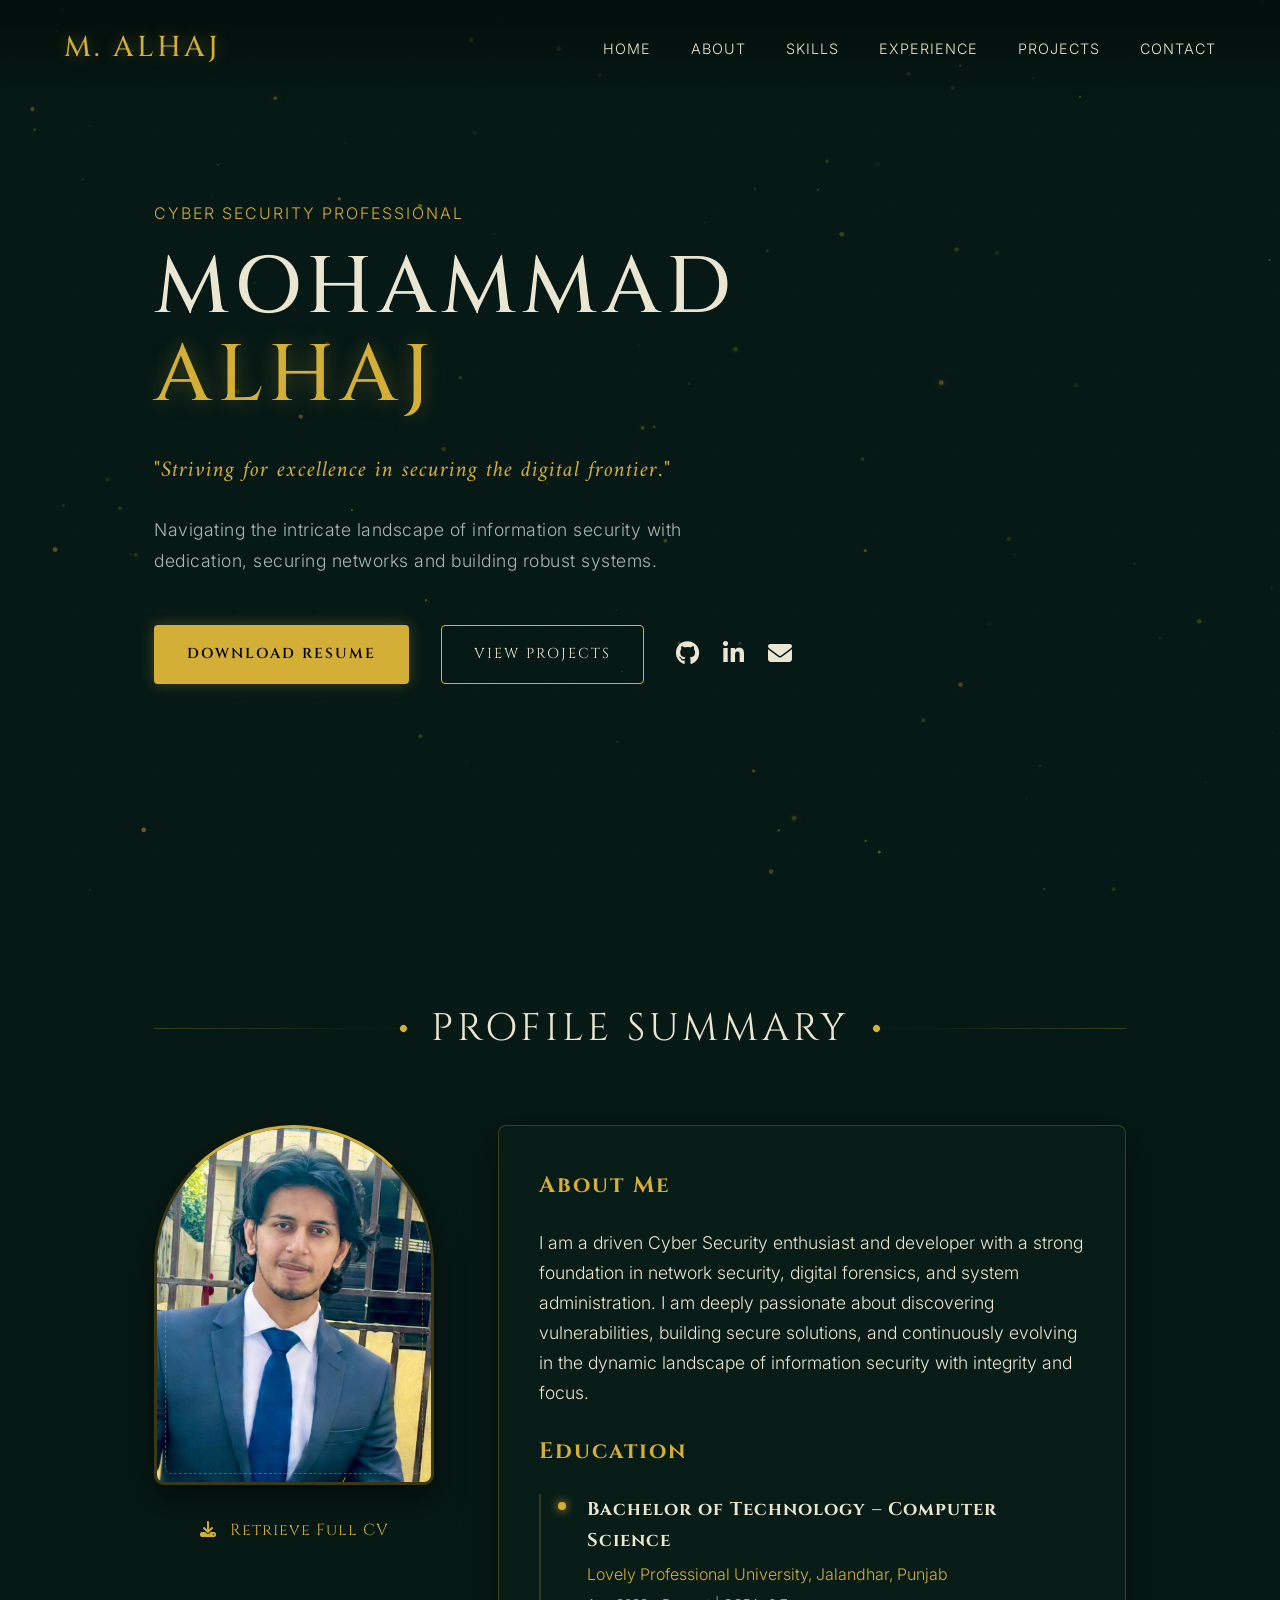
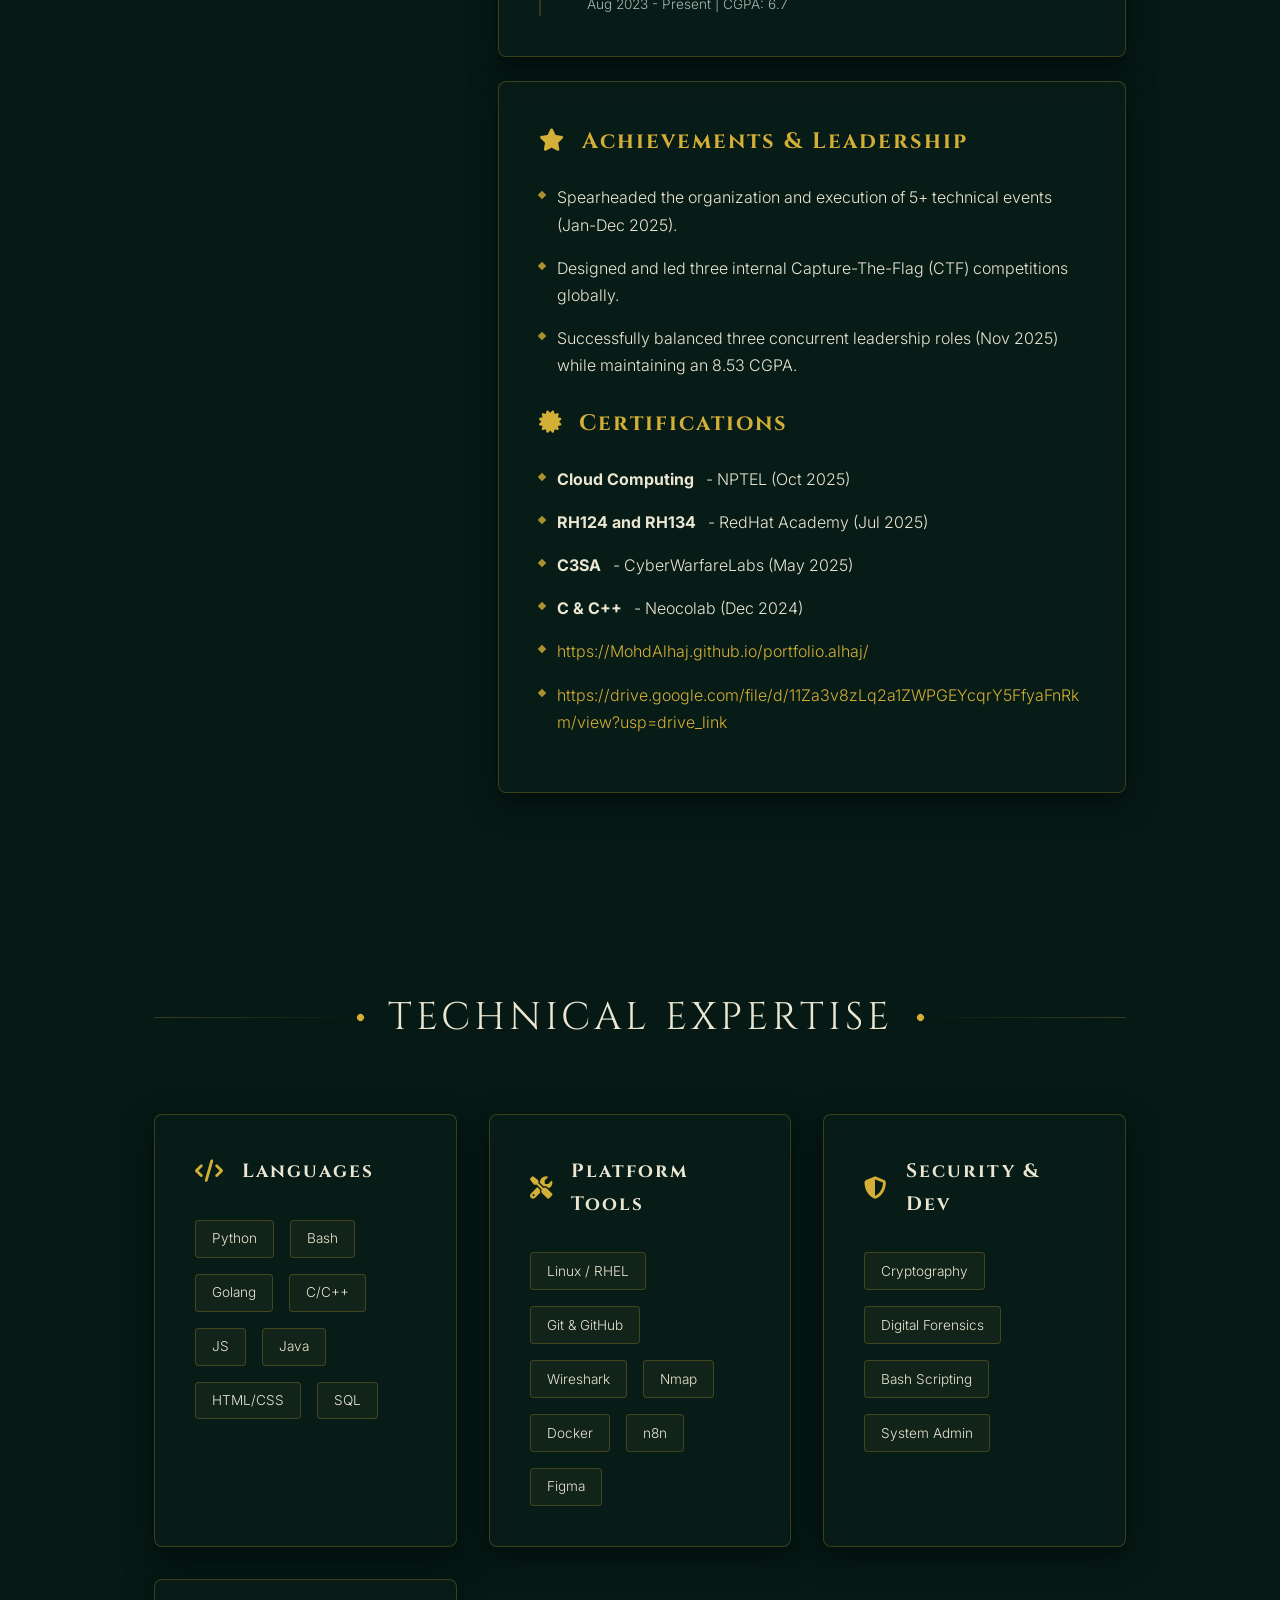
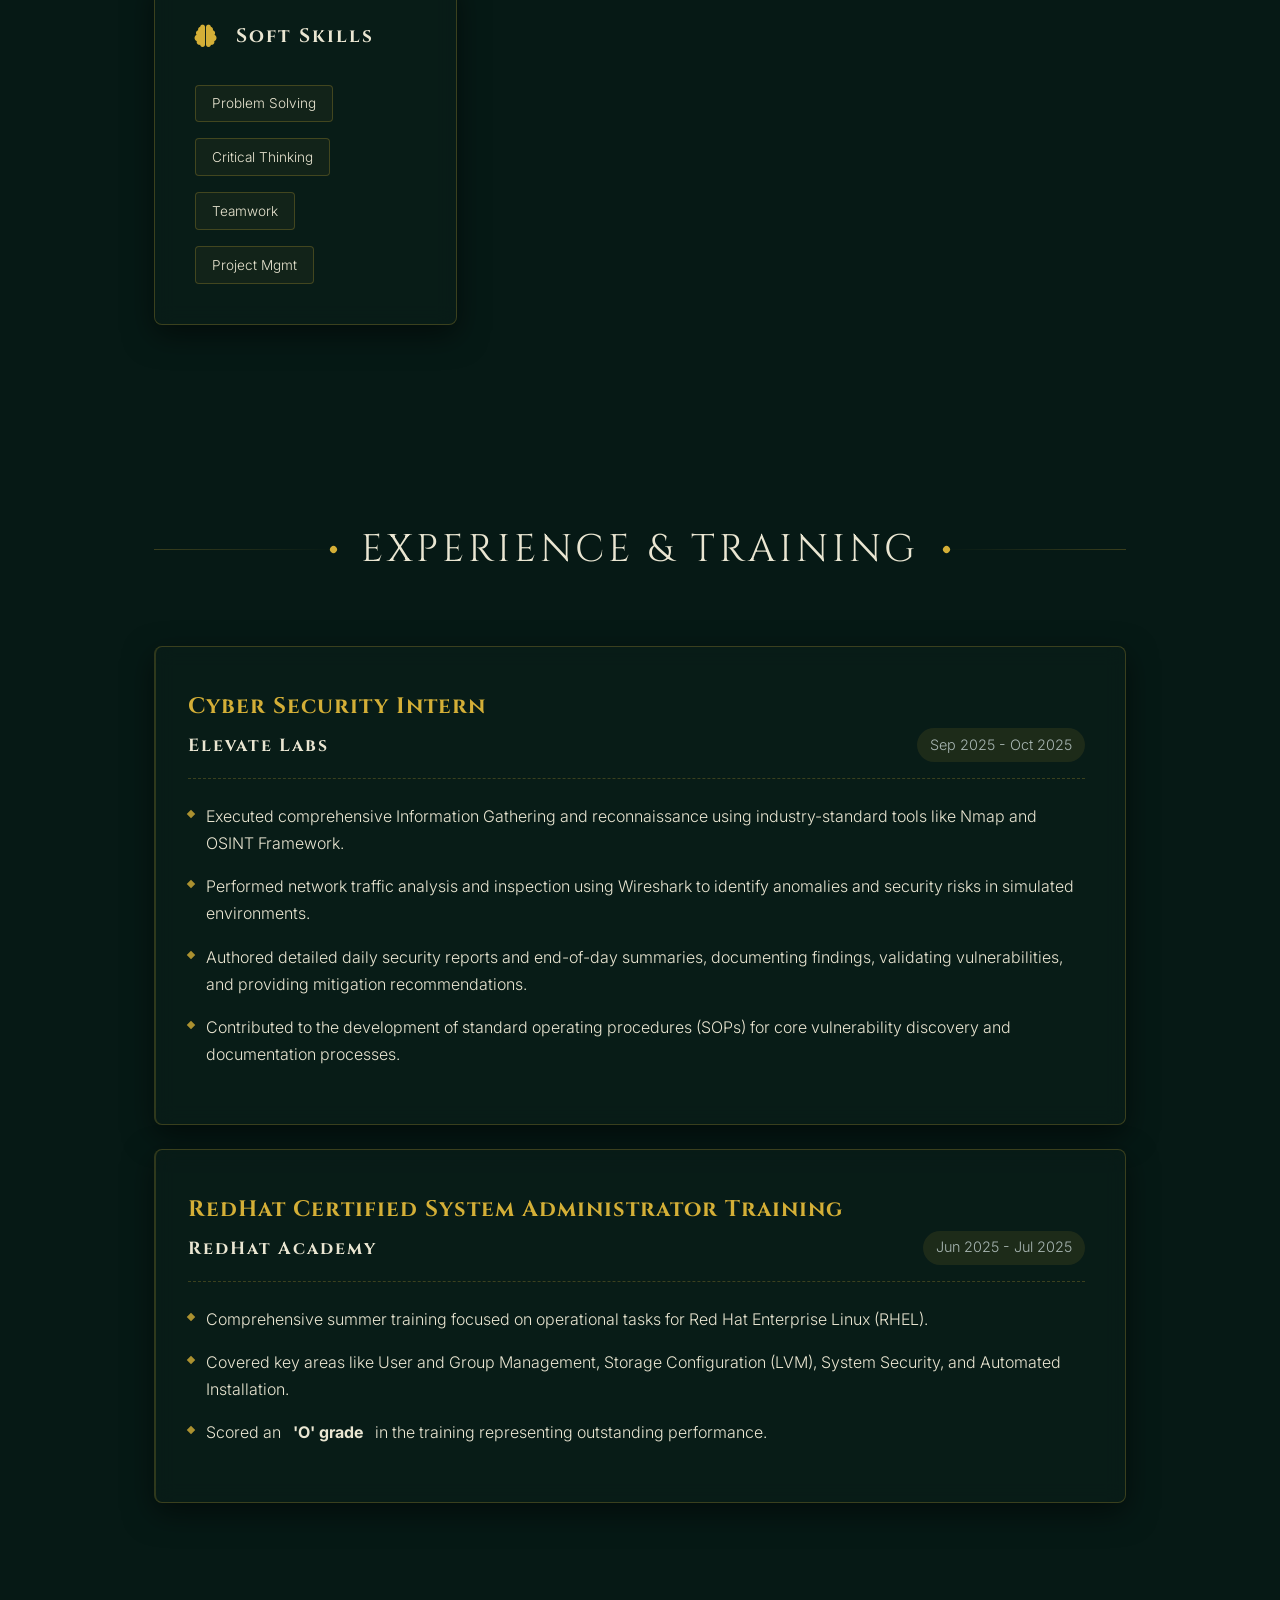
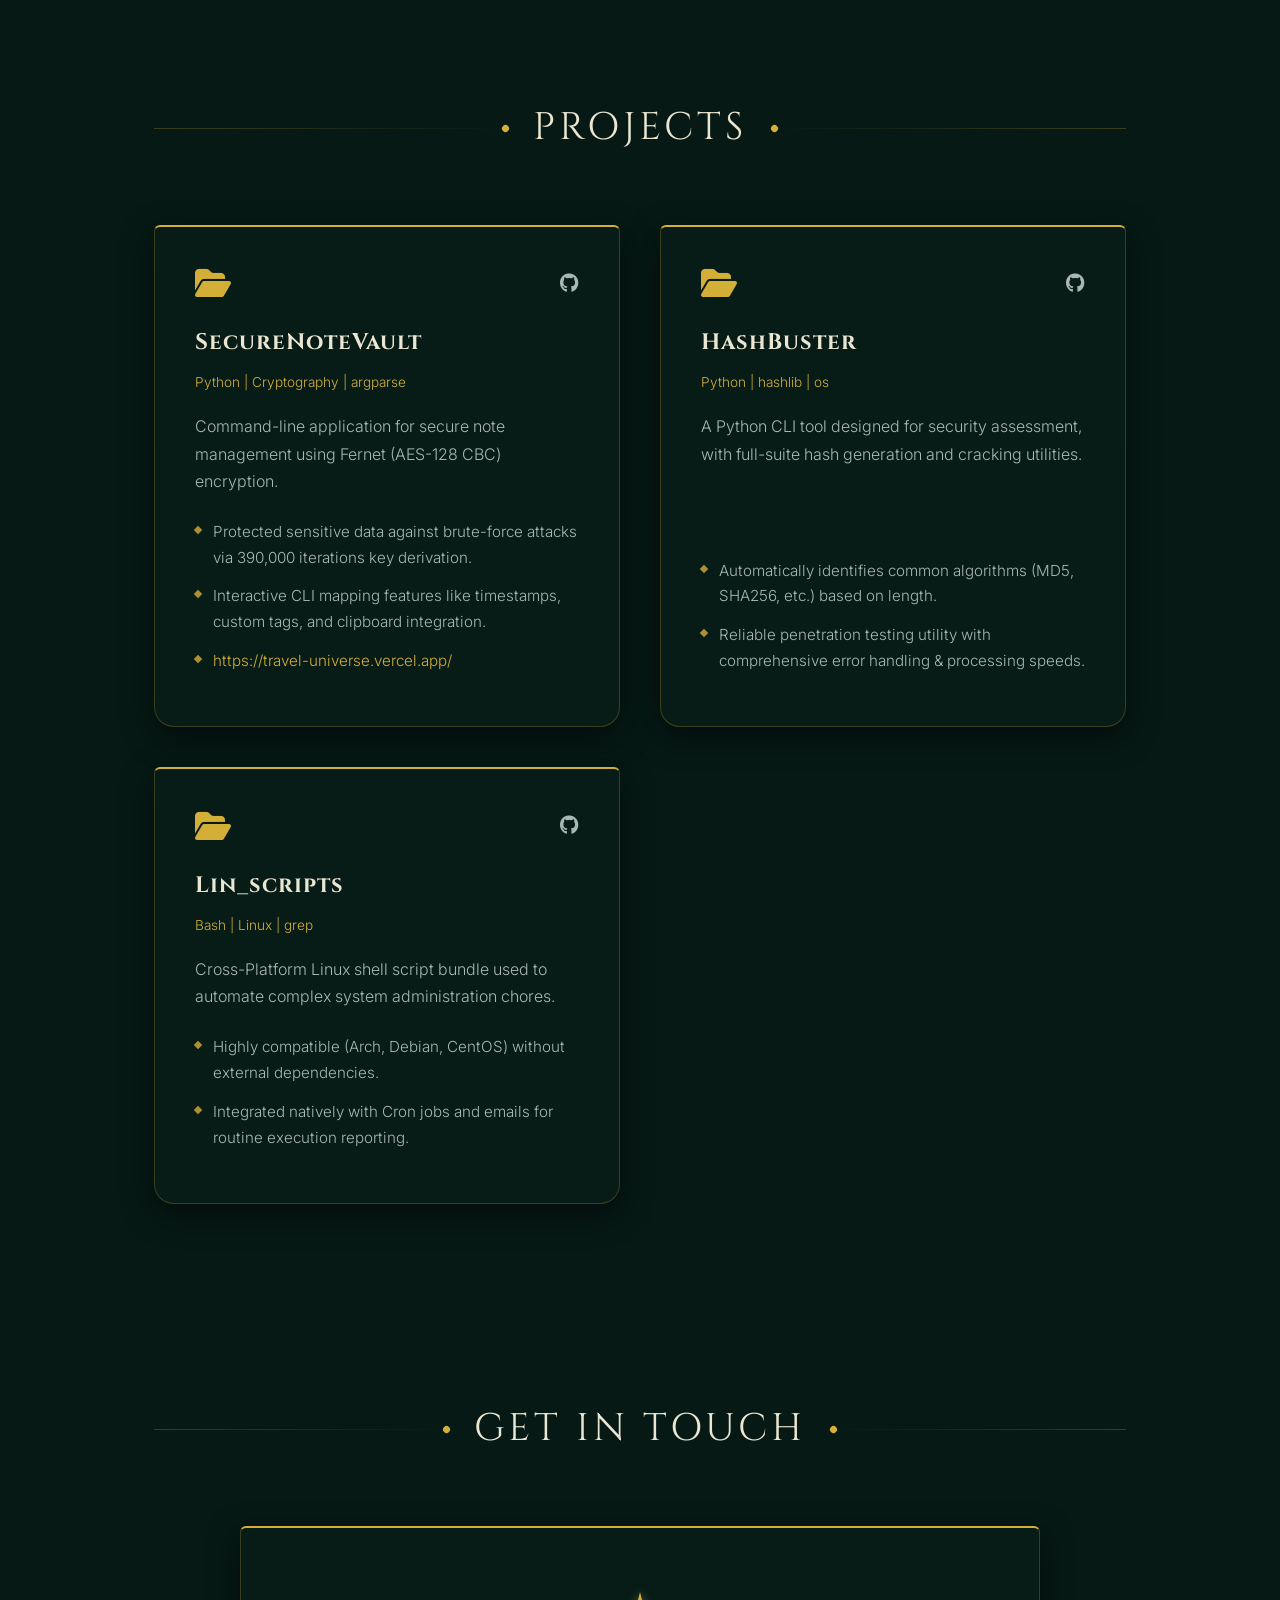
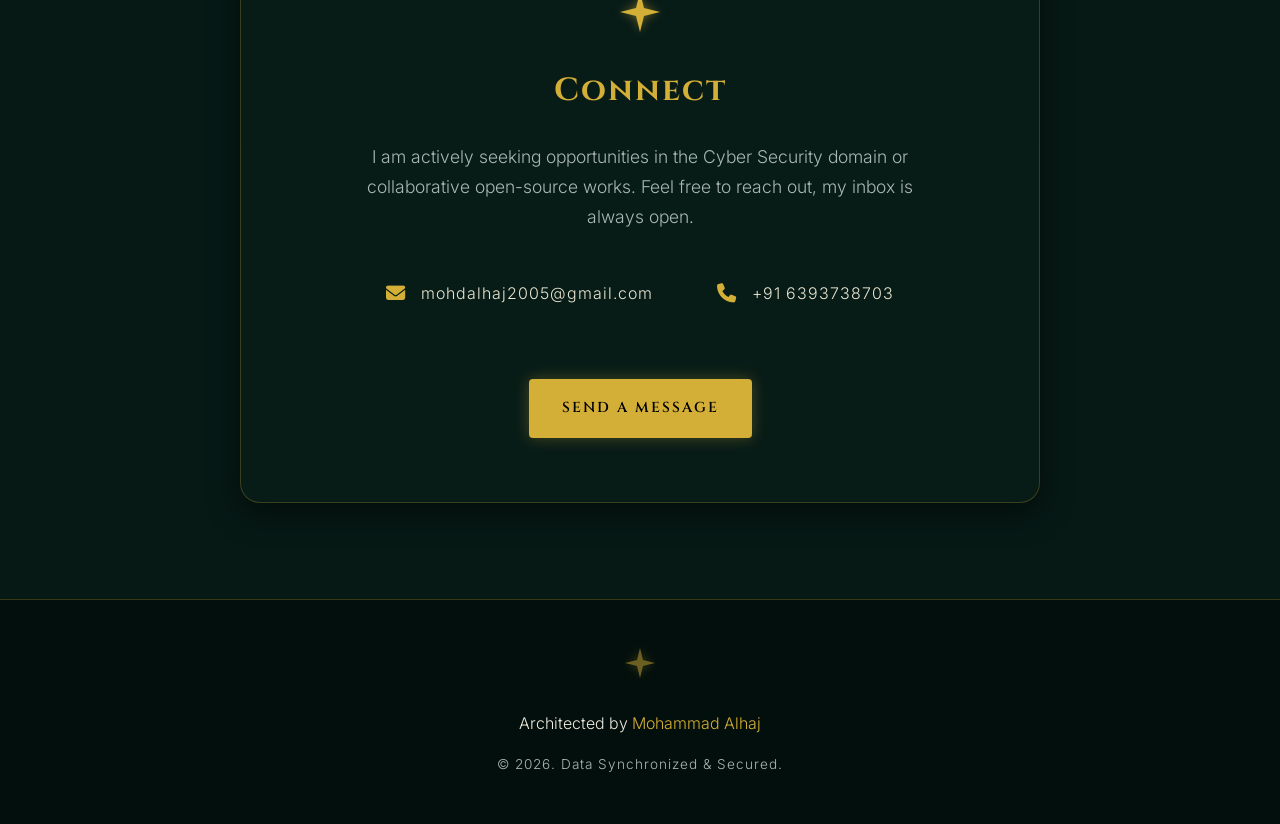
<file: index.html>
<!DOCTYPE html>
<html lang="en">
<head>
    <meta charset="UTF-8">
    <meta name="viewport" content="width=device-width, initial-scale=1.0">
    <title>Mohammad Alhaj | Cyber Security Professional</title>
    <meta name="description" content="Portfolio of Mohammad Alhaj">
    <link rel="stylesheet" href="alhaj_portfolio.css">
    <!-- Elegant Fonts for Islamic Theme -->
    <link href="https://fonts.googleapis.com/css2?family=Amiri:ital,wght@0,400;0,700;1,400&family=Cinzel:wght@400;500;600&family=Inter:wght@200;300;400;500&display=swap" rel="stylesheet">
    <!-- Icons -->
    <link rel="stylesheet" href="https://cdnjs.cloudflare.com/ajax/libs/font-awesome/6.4.0/css/all.min.css">
</head>
<body>
    <!-- Subtle Noor (Light/Fireflies) Canvas -->
    <canvas id="noor-canvas"></canvas>
    
    <!-- Background geometric overlay pattern in CSS -->
    <div class="geometric-pattern"></div>

    <!-- Navigation -->
    <nav class="elegant-nav">
        <div class="nav-brand">M. ALHAJ</div>
        <ul class="nav-links">
            <li><a href="#home">Home</a></li>
            <li><a href="#about">About</a></li>
            <li><a href="#skills">Skills</a></li>
            <li><a href="#experience">Experience</a></li>
            <li><a href="#projects">Projects</a></li>
            <li><a href="#contact">Contact</a></li>
        </ul>
        <div class="hamburger">
            <i class="fas fa-bars"></i>
        </div>
    </nav>

    <!-- Main Content -->
    <main>
        <!-- Hero Section -->
        <section id="home" class="hero">
            <div class="hero-content">
                <div class="elegant-body">
                    <p class="subtitle elegant-text gold-text">CYBER SECURITY PROFESSIONAL</p>
                    <h1 class="elegant-title">MOHAMMAD <span>ALHAJ</span></h1>
                    <p class="tagline">"Striving for excellence in securing the digital frontier."</p>
                    <p class="subtitle elegant-text desc">Navigating the intricate landscape of information security with dedication, securing networks and building robust systems.</p>
                    
                    <div class="hero-actions">
                        <a href="ALHAJ_CV_New.docx" class="elegant-btn primary" download>Download Resume</a>
                        <a href="#projects" class="elegant-btn secondary">View Projects</a>
                        <div class="social-icons">
                            <a href="https://github.com/MohdAlhaj" target="_blank" title="GitHub"><i class="fab fa-github"></i></a>
                            <a href="https://linkedin.com/in/mohammadalhaj07" target="_blank" title="LinkedIn"><i class="fab fa-linkedin-in"></i></a>
                            <a href="mailto:mohdalhaj2005@gmail.com" title="Email"><i class="fas fa-envelope"></i></a>
                        </div>
                    </div>
                </div>
            </div>
            
            <!-- Ornate visual element -->
            <div class="lantern-halo"></div>
        </section>

        <!-- About Section -->
        <section id="about" class="about-section">
            <div class="section-header">
                <div class="header-ornament left"></div>
                <h2 class="section-title">Profile Summary</h2>
                <div class="header-ornament right"></div>
            </div>
            
            <div class="about-wrapper">
                <!-- Arch Photo Frame -->
                <div class="about-photo-wrapper">
                    <div class="about-photo-container">
                        <div class="arch-frame"></div>
                        <img src="alhaj_image.jpg" alt="Mohammad Alhaj" class="profile-img">
                    </div>
                    <div class="mt-4 w-100 text-center">
                        <a href="ALHAJ_CV_New.docx" class="elegant-inline-link" download><i class="fas fa-download mr-1"></i> Retrieve Full CV</a>
                    </div>
                </div>

                <!-- About Details -->
                <div class="about-info">
                    <div class="about-text glass-panel">
                        <h3>About Me</h3>
                        <p>I am a driven Cyber Security enthusiast and developer with a strong foundation in network security, digital forensics, and system administration. I am deeply passionate about discovering vulnerabilities, building secure solutions, and continuously evolving in the dynamic landscape of information security with integrity and focus.</p>
                        
                        <h3 class="mt-4">Education</h3>
                        <div class="timeline">
                            <div class="timeline-item">
                                <div class="timeline-dot"></div>
                                <div class="timeline-content">
                                    <h4>Bachelor of Technology – Computer Science</h4>
                                    <p class="org">Lovely Professional University, Jalandhar, Punjab</p>
                                    <p class="date">Aug 2023 - Present | CGPA: 6.7</p>
                                </div>
                            </div>
                        </div>
                    </div>

                    <div class="achievements-panel glass-panel mt-4">
                        <h3><i class="fas fa-star gold-text mr-1"></i> Achievements & Leadership</h3>
                        <ul class="elegant-list">
                            <li><span></span> Spearheaded the organization and execution of 5+ technical events (Jan-Dec 2025).</li>
                            <li><span></span> Designed and led three internal Capture-The-Flag (CTF) competitions globally.</li>
                            <li><span></span> Successfully balanced three concurrent leadership roles (Nov 2025) while maintaining an 8.53 CGPA.</li>
                        </ul>

                        <h3 class="mt-4"><i class="fas fa-certificate gold-text mr-1"></i> Certifications</h3>
                        <ul class="elegant-list">
                            <li><span></span> <strong>Cloud Computing</strong> - NPTEL (Oct 2025)</li>
                            <li><span></span> <strong>RH124 and RH134</strong> - RedHat Academy (Jul 2025)</li>
                            <li><span></span> <strong>C3SA</strong> - CyberWarfareLabs (May 2025)</li>
                            <li><span></span> <strong>C & C++</strong> - Neocolab (Dec 2024)</li>
                            <li><span></span> <a href="https://MohdAlhaj.github.io/portfolio.alhaj/" target="_blank" style="color:var(--primary); text-decoration:none; word-break: break-all;">https://MohdAlhaj.github.io/portfolio.alhaj/</a></li>
                            <li><span></span> <a href="https://drive.google.com/file/d/11Za3v8zLq2a1ZWPGEYcqrY5FfyaFnRkm/view?usp=drive_link" target="_blank" style="color:var(--primary); text-decoration:none; word-break: break-all;">https://drive.google.com/file/d/11Za3v8zLq2a1ZWPGEYcqrY5FfyaFnRkm/view?usp=drive_link</a></li>
                        </ul>
                    </div>
                </div>
            </div>
        </section>

        <!-- Skills Section -->
        <section id="skills" class="skills-section">
            <div class="section-header center">
                <div class="header-ornament left"></div>
                <h2 class="section-title">Technical Expertise</h2>
                <div class="header-ornament right"></div>
            </div>
            
            <div class="skills-grid">
                <div class="skill-category glass-panel">
                    <div class="card-header">
                        <i class="fas fa-code"></i>
                        <h3>Languages</h3>
                    </div>
                    <div class="tags">
                        <span class="elegant-tag">Python</span>
                        <span class="elegant-tag">Bash</span>
                        <span class="elegant-tag">Golang</span>
                        <span class="elegant-tag">C/C++</span>
                        <span class="elegant-tag">JS</span>
                        <span class="elegant-tag">Java</span>
                        <span class="elegant-tag">HTML/CSS</span>
                        <span class="elegant-tag">SQL</span>
                    </div>
                </div>

                <div class="skill-category glass-panel">
                    <div class="card-header">
                        <i class="fas fa-tools"></i>
                        <h3>Platform Tools</h3>
                    </div>
                    <div class="tags">
                        <span class="elegant-tag">Linux / RHEL</span>
                        <span class="elegant-tag">Git & GitHub</span>
                        <span class="elegant-tag">Wireshark</span>
                        <span class="elegant-tag">Nmap</span>
                        <span class="elegant-tag">Docker</span>
                        <span class="elegant-tag">n8n</span>
                        <span class="elegant-tag">Figma</span>
                    </div>
                </div>

                <div class="skill-category glass-panel">
                    <div class="card-header">
                        <i class="fas fa-shield-alt"></i>
                        <h3>Security & Dev</h3>
                    </div>
                    <div class="tags">
                        <span class="elegant-tag">Cryptography</span>
                        <span class="elegant-tag">Digital Forensics</span>
                        <span class="elegant-tag">Bash Scripting</span>
                        <span class="elegant-tag">System Admin</span>
                    </div>
                </div>

                <div class="skill-category glass-panel">
                    <div class="card-header">
                        <i class="fas fa-brain"></i>
                        <h3>Soft Skills</h3>
                    </div>
                    <div class="tags">
                        <span class="elegant-tag">Problem Solving</span>
                        <span class="elegant-tag">Critical Thinking</span>
                        <span class="elegant-tag">Teamwork</span>
                        <span class="elegant-tag">Project Mgmt</span>
                    </div>
                </div>
            </div>
        </section>

        <!-- Experience Section -->
        <section id="experience" class="experience-section">
            <div class="section-header">
                <div class="header-ornament left"></div>
                <h2 class="section-title">Experience & Training</h2>
                <div class="header-ornament right"></div>
            </div>
            
            <div class="exp-container glass-panel">
                <div class="exp-header">
                    <div>
                        <h3>Cyber Security Intern</h3>
                        <h4>Elevate Labs</h4>
                    </div>
                    <div class="exp-date">Sep 2025 - Oct 2025</div>
                </div>
                <div class="exp-body">
                    <ul class="elegant-list">
                        <li><span></span> Executed comprehensive Information Gathering and reconnaissance using industry-standard tools like Nmap and OSINT Framework.</li>
                        <li><span></span> Performed network traffic analysis and inspection using Wireshark to identify anomalies and security risks in simulated environments.</li>
                        <li><span></span> Authored detailed daily security reports and end-of-day summaries, documenting findings, validating vulnerabilities, and providing mitigation recommendations.</li>
                        <li><span></span> Contributed to the development of standard operating procedures (SOPs) for core vulnerability discovery and documentation processes.</li>
                    </ul>
                </div>
            </div>

            <div class="exp-container glass-panel mt-4">
                <div class="exp-header">
                    <div>
                        <h3>RedHat Certified System Administrator Training</h3>
                        <h4>RedHat Academy</h4>
                    </div>
                    <div class="exp-date">Jun 2025 - Jul 2025</div>
                </div>
                <div class="exp-body">
                    <ul class="elegant-list">
                        <li><span></span> Comprehensive summer training focused on operational tasks for Red Hat Enterprise Linux (RHEL).</li>
                        <li><span></span> Covered key areas like User and Group Management, Storage Configuration (LVM), System Security, and Automated Installation.</li>
                        <li><span></span> Scored an <strong>'O' grade</strong> in the training representing outstanding performance.</li>
                    </ul>
                </div>
            </div>
        </section>

        <!-- Projects Section -->
        <section id="projects" class="projects-section">
            <div class="section-header center">
                <div class="header-ornament left"></div>
                <h2 class="section-title">Projects</h2>
                <div class="header-ornament right"></div>
            </div>
            
            <div class="projects-grid">
                <!-- Project 1 -->
                <div class="project-card glass-panel arch-card">
                    <div class="project-top">
                        <div class="project-icons">
                            <i class="fas fa-folder-open folder-icon gold-text"></i>
                            <a href="https://github.com/MohdAlhaj" class="github-link"><i class="fab fa-github"></i></a>
                        </div>
                        <h3 class="project-title">SecureNoteVault</h3>
                        <div class="tech-stack">Python | Cryptography | argparse</div>
                        <p class="project-desc">Command-line application for secure note management using Fernet (AES-128 CBC) encryption.</p>
                    </div>
                    <div class="project-bottom">
                        <ul class="elegant-list small">
                            <li><span></span> Protected sensitive data against brute-force attacks via 390,000 iterations key derivation.</li>
                            <li><span></span> Interactive CLI mapping features like timestamps, custom tags, and clipboard integration.</li>
                            <li><span></span> <a href="https://travel-universe.vercel.app/" target="_blank" style="color:var(--primary); text-decoration:none; word-break: break-all;">https://travel-universe.vercel.app/</a></li>
                        </ul>
                    </div>
                </div>

                <!-- Project 2 -->
                <div class="project-card glass-panel arch-card">
                    <div class="project-top">
                        <div class="project-icons">
                            <i class="fas fa-folder-open folder-icon gold-text"></i>
                            <a href="https://github.com/MohdAlhaj" class="github-link"><i class="fab fa-github"></i></a>
                        </div>
                        <h3 class="project-title">HashBuster</h3>
                        <div class="tech-stack">Python | hashlib | os</div>
                        <p class="project-desc">A Python CLI tool designed for security assessment, with full-suite hash generation and cracking utilities.</p>
                    </div>
                    <div class="project-bottom">
                        <ul class="elegant-list small">
                            <li><span></span> Automatically identifies common algorithms (MD5, SHA256, etc.) based on length.</li>
                            <li><span></span> Reliable penetration testing utility with comprehensive error handling & processing speeds.</li>
                        </ul>
                    </div>
                </div>

                <!-- Project 3 -->
                <div class="project-card glass-panel arch-card">
                    <div class="project-top">
                        <div class="project-icons">
                            <i class="fas fa-folder-open folder-icon gold-text"></i>
                            <a href="https://github.com/MohdAlhaj" class="github-link"><i class="fab fa-github"></i></a>
                        </div>
                        <h3 class="project-title">Lin_scripts</h3>
                        <div class="tech-stack">Bash | Linux | grep</div>
                        <p class="project-desc">Cross-Platform Linux shell script bundle used to automate complex system administration chores.</p>
                    </div>
                    <div class="project-bottom">
                        <ul class="elegant-list small">
                            <li><span></span> Highly compatible (Arch, Debian, CentOS) without external dependencies.</li>
                            <li><span></span> Integrated natively with Cron jobs and emails for routine execution reporting.</li>
                        </ul>
                    </div>
                </div>
            </div>
        </section>

        <!-- Contact Section -->
        <section id="contact" class="contact-section">
            <div class="section-header center">
                <div class="header-ornament left"></div>
                <h2 class="section-title">Get In Touch</h2>
                <div class="header-ornament right"></div>
            </div>

            <div class="contact-box glass-panel arch-card">
                <div class="ornament-center mb-4">
                    <svg width="40" height="40" viewBox="0 0 100 100" fill="none" xmlns="http://www.w3.org/2000/svg">
                        <path d="M50 0L60 40L100 50L60 60L50 100L40 60L0 50L40 40L50 0Z" fill="#D4AF37"/>
                    </svg>
                </div>
                <h2>Connect</h2>
                <p>I am actively seeking opportunities in the Cyber Security domain or collaborative open-source works. Feel free to reach out, my inbox is always open.</p>
                
                <div class="contact-data mt-4">
                    <div class="contact-item">
                        <i class="fas fa-envelope"></i>
                        <a href="mailto:mohdalhaj2005@gmail.com">mohdalhaj2005@gmail.com</a>
                    </div>
                    <div class="contact-item">
                        <i class="fas fa-phone"></i>
                        <a href="tel:+916393738703">+91 6393738703</a>
                    </div>
                </div>

                <a href="mailto:mohdalhaj2005@gmail.com" class="elegant-btn primary mt-4">Send a Message</a>
            </div>
        </section>
    </main>

    <footer>
        <div class="ornament-center mb-4 opacity-50">
            <svg width="30" height="30" viewBox="0 0 100 100" fill="none" xmlns="http://www.w3.org/2000/svg">
                <path d="M50 0L60 40L100 50L60 60L50 100L40 60L0 50L40 40L50 0Z" fill="#D4AF37"/>
            </svg>
        </div>
        <p>Architected by <span class="gold-text">Mohammad Alhaj</span></p>
        <p class="small">© 2026. Data Synchronized & Secured.</p>
    </footer>

    <script src="alhaj_portfolio.js"></script>
</body>
</html>
</file>
<file: alhaj_portfolio.css>
/* Base Variables - Islamic Elegant Theme */
:root {
    --bg-main: #061915; /* Deep Emerald/Teal */
    --bg-glass: rgba(10, 30, 26, 0.6);
    --border-color: rgba(212, 175, 55, 0.25); /* Muted Gold */
    
    --primary: #D4AF37; /* Metallic Gold */
    --primary-glow: #f4ca46;
    --secondary: #EAE6D2; /* Ivory / Parchment */
    --text-main: #f0ecdf;
    --text-muted: #aab8b4;
    
    --font-heading: 'Cinzel', serif; /* Classic serif */
    --font-accent: 'Amiri', serif; /* Has a subtle calligraphy feel */
    --font-body: 'Inter', sans-serif; /* Clean sans for readability */
    
    --glow-primary: 0 0 20px rgba(212, 175, 55, 0.3), 0 0 40px rgba(212, 175, 55, 0.1);
    
    --transition: all 0.4s cubic-bezier(0.25, 0.8, 0.25, 1);
}

/* Reset & Base */
* {
    margin: 0;
    padding: 0;
    box-sizing: border-box;
    scroll-behavior: smooth;
}

body {
    background-color: var(--bg-main);
    color: var(--text-main);
    font-family: var(--font-body);
    font-weight: 300;
    line-height: 1.7;
    overflow-x: hidden;
    position: relative;
}

/* Geometric Background Overlay */
.geometric-pattern {
    position: fixed;
    top: 0; left: 0; width: 100vw; height: 100vh;
    z-index: -2;
    background-image: 
        linear-gradient(rgba(6, 25, 21, 0.95), rgba(6, 25, 21, 0.95)), 
        url("data:image/svg+xml,%3Csvg width='60' height='60' viewBox='0 0 60 60' xmlns='http://www.w3.org/2000/svg'%3E%3Cpath d='M30 0L30 60M0 30L60 30M15 15L45 45M15 45L45 15' stroke='%23D4AF37' stroke-width='0.5' fill='none' opacity='0.2'/%3E%3Ccircle cx='30' cy='30' r='10' stroke='%23D4AF37' stroke-width='0.5' fill='none' opacity='0.2'/%3E%3C/svg%3E");
    background-size: 80px 80px;
    background-repeat: repeat;
    background-position: center;
}

/* Glowing Canvas Background */
#noor-canvas {
    position: fixed;
    top: 0;
    left: 0;
    width: 100vw;
    height: 100vh;
    z-index: -1;
    opacity: 0.6;
    pointer-events: none;
}

/* Typography Headings */
h1, h2, h3, h4 {
    font-family: var(--font-heading);
    letter-spacing: 2px;
}

.gold-text {
    color: var(--primary) !important;
}

.mr-1 { margin-right: 8px; }

/* Utilities */
.mt-4 { margin-top: 1.5rem; }
.mb-4 { margin-bottom: 1.5rem; }
.w-100 { width: 100%; }
.text-center { text-align: center; }
.opacity-50 { opacity: 0.5; }

.glass-panel {
    background: var(--bg-glass);
    backdrop-filter: blur(10px);
    -webkit-backdrop-filter: blur(10px);
    border: 1px solid var(--border-color);
    padding: 2.5rem;
    position: relative;
    border-radius: 8px;
    box-shadow: 0 10px 30px rgba(0,0,0,0.5);
    transition: var(--transition);
}

.glass-panel:hover {
    border-color: rgba(212, 175, 55, 0.4);
    box-shadow: 0 15px 40px rgba(0,0,0,0.6), 0 0 15px rgba(212, 175, 55, 0.05);
    background: rgba(10, 35, 30, 0.6);
}

/* Arch shaped cards */
.arch-card {
    border-radius: 6px 6px 20px 20px;
    border-top: 2px solid var(--primary);
}

/* Navigation */
.elegant-nav {
    position: fixed;
    top: 0;
    width: 100%;
    padding: 1.5rem 5%;
    display: flex;
    justify-content: space-between;
    align-items: center;
    background: linear-gradient(to bottom, rgba(4, 15, 12, 0.95) 20%, transparent);
    z-index: 1000;
}

.nav-brand {
    font-family: var(--font-heading);
    font-size: 1.8rem;
    color: var(--primary);
    font-weight: 500;
    letter-spacing: 3px;
    text-shadow: 0 0 15px rgba(212, 175, 55, 0.4);
}

.nav-links {
    display: flex;
    list-style: none;
    gap: 2.5rem;
}

.nav-links a {
    color: var(--secondary);
    text-decoration: none;
    font-family: var(--font-body);
    font-size: 0.9rem;
    letter-spacing: 1px;
    text-transform: uppercase;
    transition: var(--transition);
}

.nav-links a:hover {
    color: var(--primary);
}

.hamburger {
    display: none;
    color: var(--primary);
    font-size: 1.5rem;
    cursor: pointer;
}

/* Main Content Wrapper */
main {
    max-width: 1100px;
    margin: 0 auto;
    padding: 0 5%;
}

/* Section Header Structure */
.section-header {
    display: flex;
    align-items: center;
    gap: 1.5rem;
    margin-bottom: 4rem;
}
.section-header.center {
    justify-content: center;
}
.header-ornament {
    flex-grow: 1;
    height: 1px;
    background: linear-gradient(90deg, var(--border-color), transparent);
    position: relative;
}
.header-ornament.right {
    background: linear-gradient(90deg, transparent, var(--border-color));
}
.header-ornament::after {
    content: '';
    position: absolute;
    top: -3px;
    width: 7px; height: 7px;
    background: var(--primary);
    border-radius: 50%;
    transform: rotate(45deg);
}
.header-ornament.left::after { right: 0; }
.header-ornament.right::after { left: 0; }

.section-title {
    font-family: var(--font-heading);
    font-size: 2.4rem;
    font-weight: 400;
    color: var(--secondary);
    letter-spacing: 4px;
    text-transform: uppercase;
}

/* Hero Section */
.hero {
    min-height: 100vh;
    display: flex;
    align-items: center;
    position: relative;
    padding-top: 80px;
}

.hero-content {
    width: 100%;
    max-width: 800px;
    z-index: 10;
}

.elegant-title {
    font-family: var(--font-heading);
    font-size: 5rem;
    font-weight: 500;
    line-height: 1.1;
    letter-spacing: 6px;
    margin: 1rem 0 2rem 0;
    color: var(--secondary);
}
.elegant-title span {
    color: var(--primary);
    text-shadow: var(--glow-primary);
}

.tagline {
    font-size: 1.4rem;
    color: var(--primary);
    font-style: italic;
    font-family: var(--font-accent);
    margin-bottom: 1.5rem;
    letter-spacing: 1px;
}

.elegant-text {
    font-family: var(--font-body);
    font-size: 1rem;
    letter-spacing: 2px;
    text-transform: uppercase;
}
.elegant-text.desc {
    text-transform: none;
    letter-spacing: 0.5px;
    font-size: 1.1rem;
    max-width: 600px;
    line-height: 1.8;
    color: var(--text-muted);
}

/* Actions & Buttons */
.hero-actions {
    display: flex;
    align-items: center;
    gap: 2rem;
    margin-top: 3rem;
    flex-wrap: wrap;
}

.elegant-btn {
    display: inline-block;
    padding: 1rem 2rem;
    font-family: var(--font-heading);
    text-decoration: none;
    text-transform: uppercase;
    font-size: 0.9rem;
    letter-spacing: 2px;
    position: relative;
    transition: var(--transition);
    border: 1px solid transparent;
    cursor: pointer;
    border-radius: 4px;
}

.elegant-btn.primary {
    color: #000;
    background: var(--primary);
    font-weight: 600;
    box-shadow: 0 0 15px rgba(212, 175, 55, 0.3);
}

.elegant-btn.primary:hover {
    background: var(--primary-glow);
    box-shadow: 0 0 25px rgba(212, 175, 55, 0.6);
    transform: translateY(-2px);
}

.elegant-btn.secondary {
    color: var(--secondary);
    border-color: var(--primary);
}

.elegant-btn.secondary:hover {
    color: var(--primary);
    background: rgba(212, 175, 55, 0.05);
}

.elegant-inline-link {
    display: inline-block;
    color: var(--primary);
    text-decoration: none;
    font-family: var(--font-heading);
    font-size: 1rem;
    letter-spacing: 1px;
    transition: var(--transition);
    padding: 0.5rem 1rem;
}
.elegant-inline-link:hover {
    color: var(--primary-glow);
    text-shadow: 0 0 10px rgba(212,175,55,0.4);
}

.social-icons {
    display: flex;
    gap: 1.5rem;
}
.social-icons a {
    color: var(--secondary);
    font-size: 1.5rem;
    transition: var(--transition);
}
.social-icons a:hover {
    color: var(--primary);
    transform: translateY(-3px);
}

/* Portolio Sections */
section {
    padding: 6rem 0;
}

/* About Section Enhancements */
.about-wrapper {
    display: flex;
    gap: 4rem;
    align-items: flex-start;
}

.about-photo-wrapper {
    flex-shrink: 0;
    display: flex;
    flex-direction: column;
}

.about-photo-container {
    width: 280px;
    height: 360px;
    background: rgba(10, 15, 12, 0.8);
    position: relative;
    display: flex;
    flex-direction: column;
    align-items: center;
    justify-content: center;
    border-radius: 140px 140px 10px 10px; /* Moorish Arch Shape */
    border: 3px solid var(--border-color);
    border-top: 3px solid var(--primary);
    box-shadow: inset 0 0 40px rgba(0,0,0,0.8), 0 15px 30px rgba(0,0,0,0.5);
    overflow: hidden;
    transition: var(--transition);
}

.arch-frame {
    position: absolute;
    top: 8px; left: 8px; right: 8px; bottom: 8px;
    border: 1px dashed rgba(212, 175, 55, 0.4);
    border-radius: 130px 130px 6px 6px;
    pointer-events: none;
    z-index: 3;
}

.about-photo-container img {
    width: 100%;
    height: 100%;
    object-fit: cover;
    z-index: 2;
    transition: transform 0.6s ease;
}
.about-photo-container:hover img {
    transform: scale(1.05);
}
.about-photo-container:hover {
    border-color: var(--primary);
    box-shadow: 0 15px 40px rgba(0,0,0,0.6), 0 0 20px rgba(212, 175, 55, 0.2);
}

.about-info {
    flex-grow: 1;
    display: flex;
    flex-direction: column;
}

.about-text p {
    color: var(--secondary);
    font-size: 1.1rem;
    font-weight: 300;
}

.about-text h3, .achievements-panel h3 {
    margin-bottom: 1.5rem;
    color: var(--primary);
    font-size: 1.4rem;
    font-family: var(--font-heading);
    letter-spacing: 2px;
}

/* Timeline */
.timeline {
    position: relative;
    padding-left: 1.5rem;
    margin-top: 1.5rem;
}
.timeline::before {
    content: '';
    position: absolute;
    left: 0; top: 0;
    width: 2px;
    height: 100%;
    background: rgba(212,175,55,0.2);
}
.timeline-item {
    position: relative;
    padding-left: 1.5rem;
}
.timeline-dot {
    position: absolute;
    left: -5px; top: 8px;
    width: 8px; height: 8px;
    border-radius: 50%;
    background: var(--primary);
    box-shadow: 0 0 10px var(--primary);
}
.timeline-content h4 {
    font-size: 1.15rem;
    color: var(--secondary);
    letter-spacing: 1px;
}
.timeline-content .org {
    color: var(--primary);
    font-size: 1rem;
    margin: 0.3rem 0;
}
.timeline-content .date {
    font-family: var(--font-body);
    color: var(--text-muted);
    font-size: 0.85rem;
}

.elegant-list {
    list-style: none;
}
.elegant-list li {
    margin-bottom: 1rem;
    display: flex;
    gap: 12px;
    align-items: flex-start;
    color: var(--secondary);
}
.elegant-list li span {
    min-width: 6px;
    height: 6px;
    background: var(--primary);
    transform: rotate(45deg); /* Diamond shape */
    margin-top: 8px;
    opacity: 0.8;
}
.elegant-list.small li {
    font-size: 0.95rem;
    margin-bottom: 0.8rem;
    color: var(--text-muted);
}

/* Skills Section */
.skills-grid {
    display: grid;
    grid-template-columns: repeat(auto-fit, minmax(240px, 1fr));
    gap: 2rem;
}

.card-header {
    display: flex;
    align-items: center;
    gap: 1.2rem;
    margin-bottom: 2rem;
}
.card-header i {
    font-size: 1.4rem;
    color: var(--primary);
}
.card-header h3 { font-size: 1.2rem; letter-spacing: 2px; color: var(--secondary); font-family: var(--font-heading);}

.tags {
    display: flex;
    flex-wrap: wrap;
    gap: 1rem;
}
.elegant-tag {
    background: rgba(212, 175, 55, 0.05);
    border: 1px solid var(--border-color);
    color: var(--secondary);
    padding: 0.4rem 1rem;
    font-size: 0.85rem;
    font-family: var(--font-body);
    transition: var(--transition);
    border-radius: 4px;
}
.elegant-tag:hover {
    border-color: var(--primary);
    color: var(--primary);
    background: rgba(212, 175, 55, 0.1);
}

/* Experience */
.exp-container {
    padding-left: 2rem;
    border-left: 2px solid rgba(212, 175, 55, 0.2);
}
.exp-header {
    display: flex;
    justify-content: space-between;
    align-items: flex-end;
    margin-bottom: 1.5rem;
    border-bottom: 1px dashed var(--border-color);
    padding-bottom: 1rem;
}
.exp-header h3 {
    font-size: 1.4rem;
    color: var(--primary);
    letter-spacing: 1px;
}
.exp-header h4 {
    color: var(--secondary);
    font-size: 1.1rem;
    margin-top: 0.4rem;
}
.exp-header .exp-date {
    color: var(--text-muted);
    font-size: 0.9rem;
    background: rgba(212, 175, 55, 0.1);
    padding: 0.3rem 0.8rem;
    border-radius: 20px;
}

/* Projects */
.projects-grid {
    display: grid;
    grid-template-columns: repeat(auto-fit, minmax(320px, 1fr));
    gap: 2.5rem;
}
.project-card {
    display: flex;
    flex-direction: column;
    justify-content: space-between;
    height: 100%;
}
.project-top .project-icons {
    display: flex;
    justify-content: space-between;
    align-items: center;
    margin-bottom: 1.5rem;
}
.project-top .folder-icon {
    font-size: 2rem;
}
.project-top .github-link {
    color: var(--text-muted);
    font-size: 1.2rem;
    transition: var(--transition);
}
.project-top .github-link:hover {
    color: var(--primary);
}
.project-title {
    font-size: 1.4rem;
    margin-bottom: 0.6rem;
    color: var(--secondary);
    letter-spacing: 1px;
}
.tech-stack {
    font-family: var(--font-body);
    color: var(--primary);
    font-size: 0.85rem;
    margin-bottom: 1.2rem;
}
.project-desc {
    margin-bottom: 1.5rem;
    color: var(--text-muted);
    font-size: 1rem;
}
.project-bottom {
    margin-top: auto;
}

/* Contact Section */
.contact-section {
    text-align: center;
}
.contact-box {
    max-width: 800px;
    margin: 0 auto;
    padding: 4rem;
    overflow: hidden;
}
.ornament-center svg {
    filter: drop-shadow(0 0 5px rgba(212, 175, 55, 0.5));
}
.contact-box h2 {
    font-size: 2rem;
    margin-bottom: 1.5rem;
    color: var(--primary);
}
.contact-box p {
    color: var(--text-muted);
    font-size: 1.1rem;
    margin-bottom: 3rem;
    max-width: 600px;
    margin-left: auto; margin-right: auto;
}
.contact-data {
    display: flex;
    justify-content: center;
    gap: 4rem;
    margin-bottom: 3rem;
    flex-wrap: wrap;
}
.contact-item {
    display: flex;
    align-items: center;
    gap: 15px;
    font-size: 1rem;
    letter-spacing: 1px;
}
.contact-item i {
    color: var(--primary);
    font-size: 1.2rem;
}
.contact-item a {
    color: var(--secondary);
    text-decoration: none;
    transition: var(--transition);
}
.contact-item a:hover {
    color: var(--primary);
}

/* Footer */
footer {
    text-align: center;
    padding: 3rem;
    background: rgba(4, 15, 12, 0.9);
    border-top: 1px solid var(--border-color);
}
footer .small {
    color: var(--text-muted);
    font-size: 0.85rem;
    margin-top: 1rem;
    letter-spacing: 1px;
}

/* Responsive Styles */
@media (max-width: 900px) {
    .about-wrapper { flex-direction: column; align-items: center; }
    .about-photo-wrapper { margin-bottom: 2rem; }
    .elegant-title { font-size: 3.5rem; }
}

@media (max-width: 768px) {
    .hamburger { display: block; z-index: 1001; }
    .nav-links {
        position: fixed;
        right: -100%; top: 0;
        height: 100vh; width: 100%;
        background: #061915;
        flex-direction: column;
        justify-content: center;
        align-items: center;
        transition: 0.4s ease-in-out;
    }
    .nav-links.active { right: 0; }
    .nav-links a { font-size: 1.2rem; letter-spacing: 3px; }
    .elegant-title { font-size: 2.8rem; letter-spacing: 3px; }
    .exp-header { flex-direction: column; align-items: flex-start; gap: 0.5rem; }
    .contact-data { flex-direction: column; gap: 1.5rem; }
}
</file>
